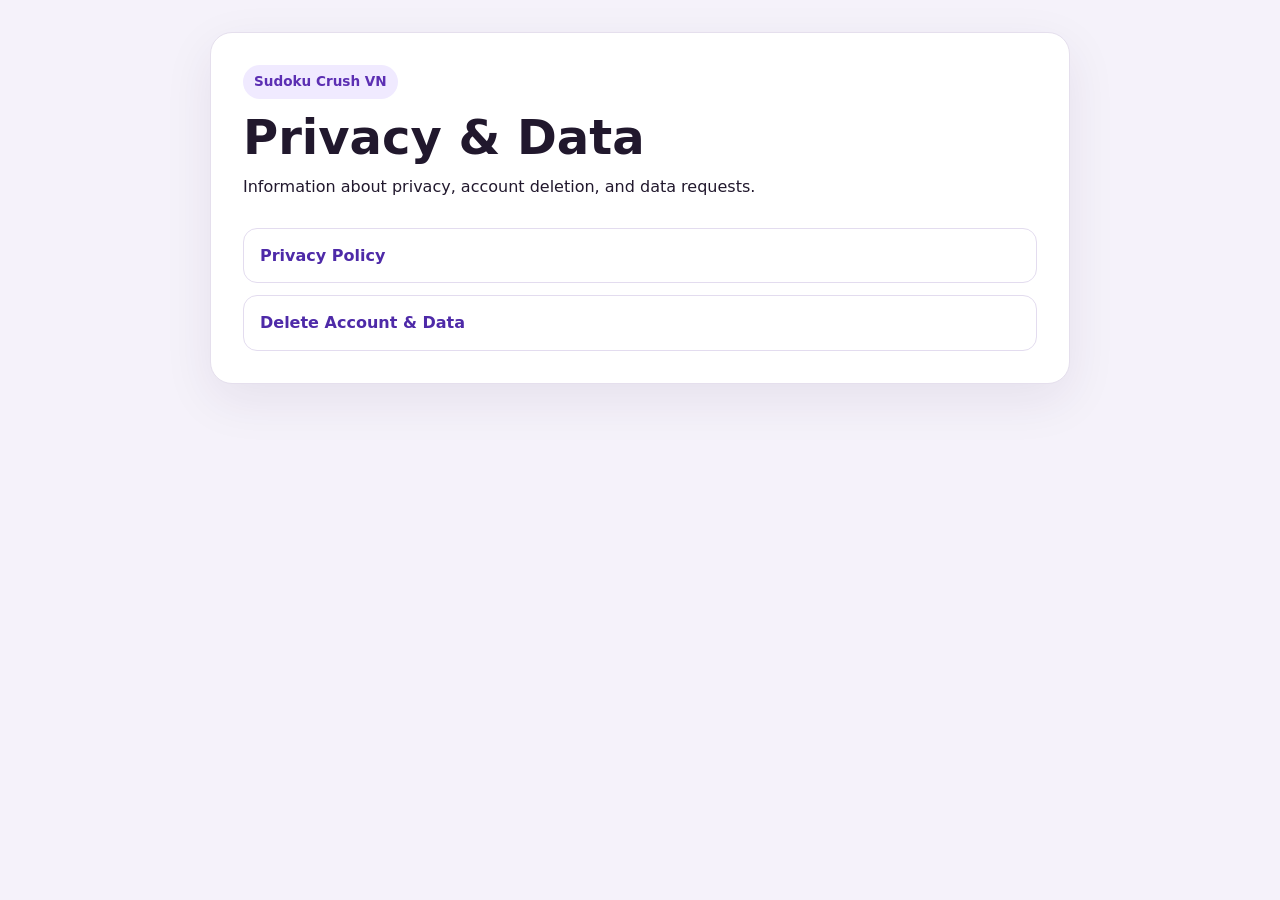
<file: index.html>
<!doctype html>
<html lang="en">
<head>
  <meta charset="utf-8">
  <meta name="viewport" content="width=device-width, initial-scale=1">
  <title>Sudoku Crush VN — Privacy & Data</title>
  <meta name="description" content="Privacy Policy and account/data deletion information for Sudoku Crush VN.">
  <link rel="stylesheet" href="styles.css">
</head>
<body>
  <main class="card">
    <header>
      <div class="badge">Sudoku Crush VN</div>
      <h1>Privacy & Data</h1>
      <p>Information about privacy, account deletion, and data requests.</p>
    </header>
    <nav aria-label="Policies">
      <a href="privacy-policy.html">Privacy Policy</a>
      <a href="delete-account.html">Delete Account & Data</a>
    </nav>
  </main>
</body>
</html>
</file>
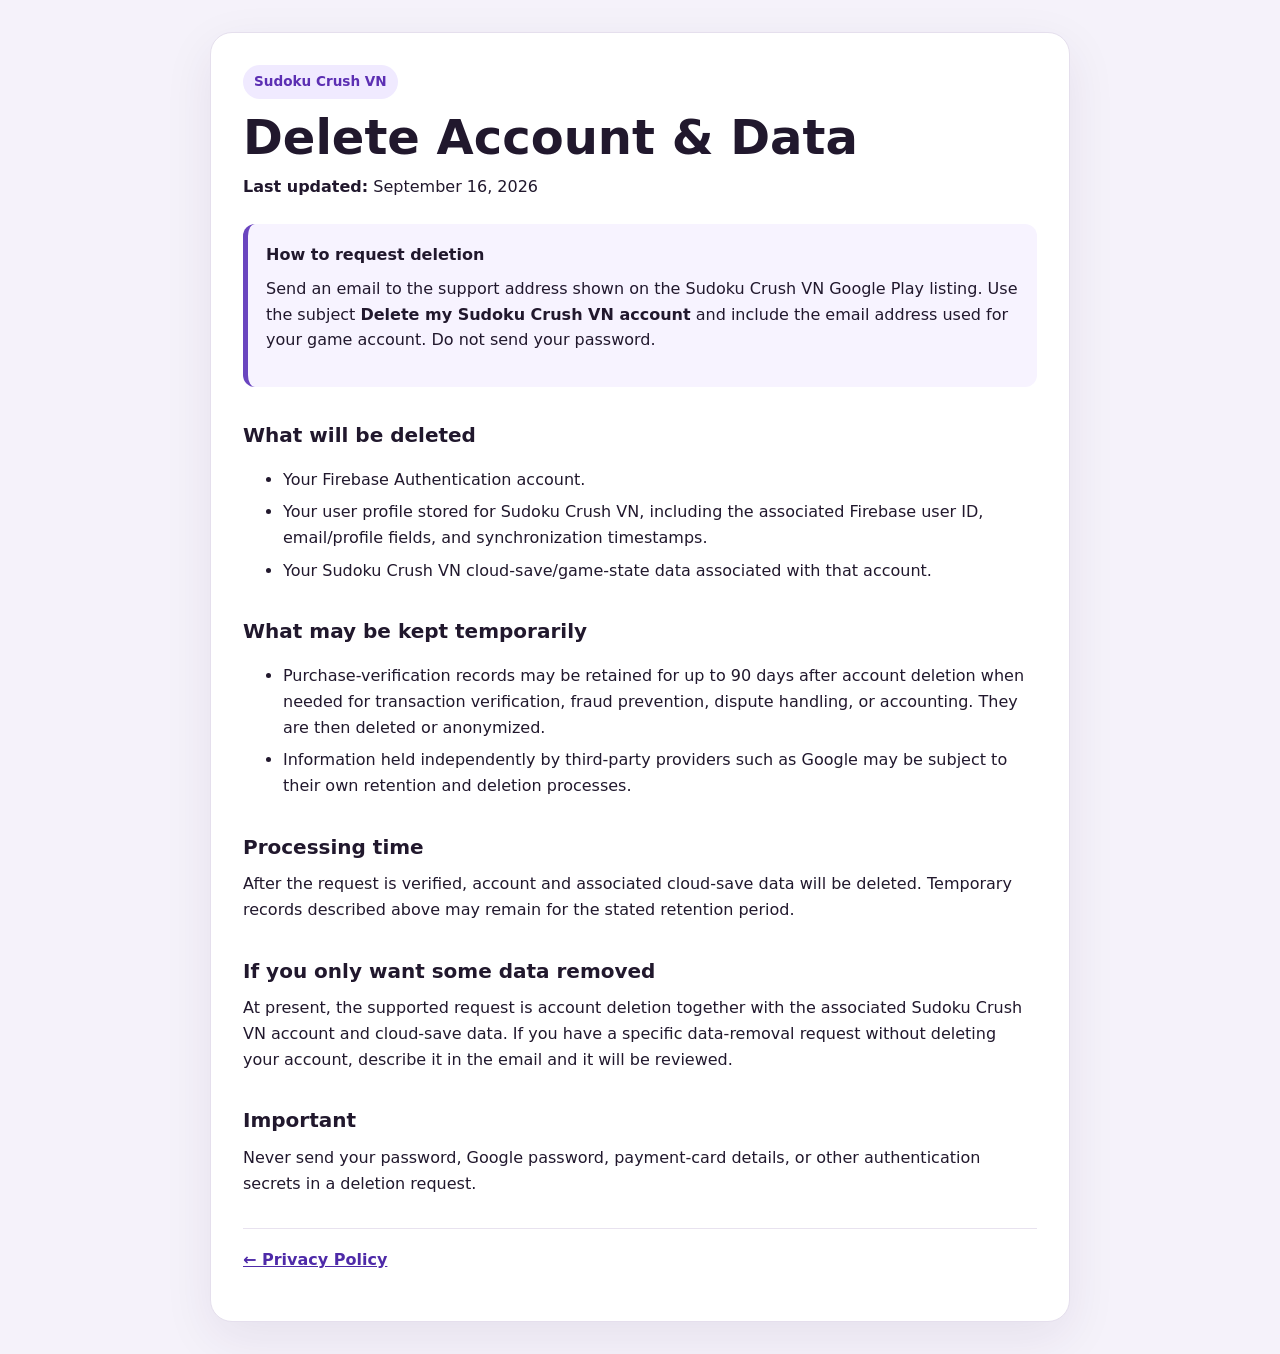
<file: delete-account.html>
<!doctype html>
<html lang="en">
<head>
  <meta charset="utf-8">
  <meta name="viewport" content="width=device-width, initial-scale=1">
  <title>Delete Account & Data — Sudoku Crush VN</title>
  <link rel="stylesheet" href="styles.css">
</head>
<body>
<main class="card policy">
  <div class="badge">Sudoku Crush VN</div>
  <h1>Delete Account &amp; Data</h1>
  <p><strong>Last updated:</strong> September 16, 2026</p>

  <div class="notice">
    <strong>How to request deletion</strong>
    <p>Send an email to the support address shown on the Sudoku Crush VN Google Play listing. Use the subject <strong>Delete my Sudoku Crush VN account</strong> and include the email address used for your game account. Do not send your password.</p>
  </div>

  <h2>What will be deleted</h2>
  <ul>
    <li>Your Firebase Authentication account.</li>
    <li>Your user profile stored for Sudoku Crush VN, including the associated Firebase user ID, email/profile fields, and synchronization timestamps.</li>
    <li>Your Sudoku Crush VN cloud-save/game-state data associated with that account.</li>
  </ul>

  <h2>What may be kept temporarily</h2>
  <ul>
    <li>Purchase-verification records may be retained for up to 90 days after account deletion when needed for transaction verification, fraud prevention, dispute handling, or accounting. They are then deleted or anonymized.</li>
    <li>Information held independently by third-party providers such as Google may be subject to their own retention and deletion processes.</li>
  </ul>

  <h2>Processing time</h2>
  <p>After the request is verified, account and associated cloud-save data will be deleted. Temporary records described above may remain for the stated retention period.</p>

  <h2>If you only want some data removed</h2>
  <p>At present, the supported request is account deletion together with the associated Sudoku Crush VN account and cloud-save data. If you have a specific data-removal request without deleting your account, describe it in the email and it will be reviewed.</p>

  <h2>Important</h2>
  <p>Never send your password, Google password, payment-card details, or other authentication secrets in a deletion request.</p>

  <p class="back"><a href="privacy-policy.html">← Privacy Policy</a></p>
</main>
</body>
</html>
</file>
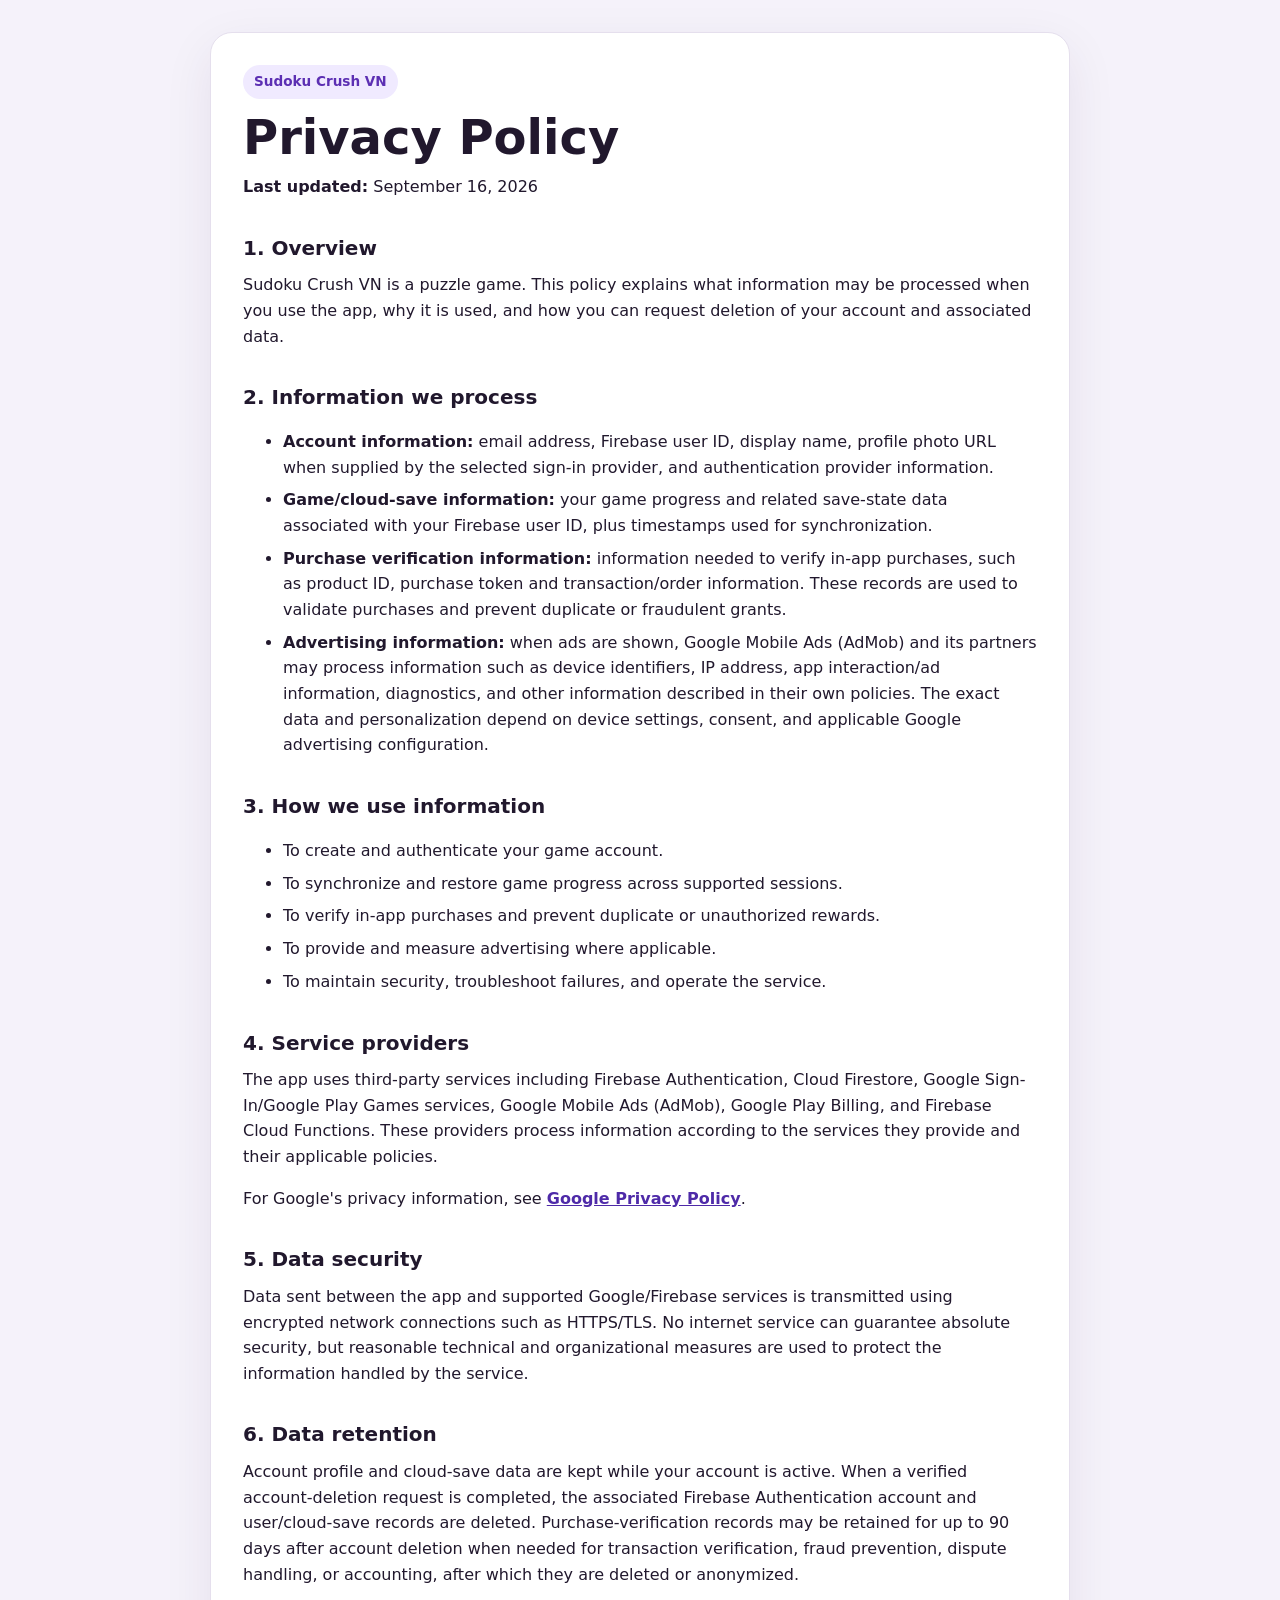
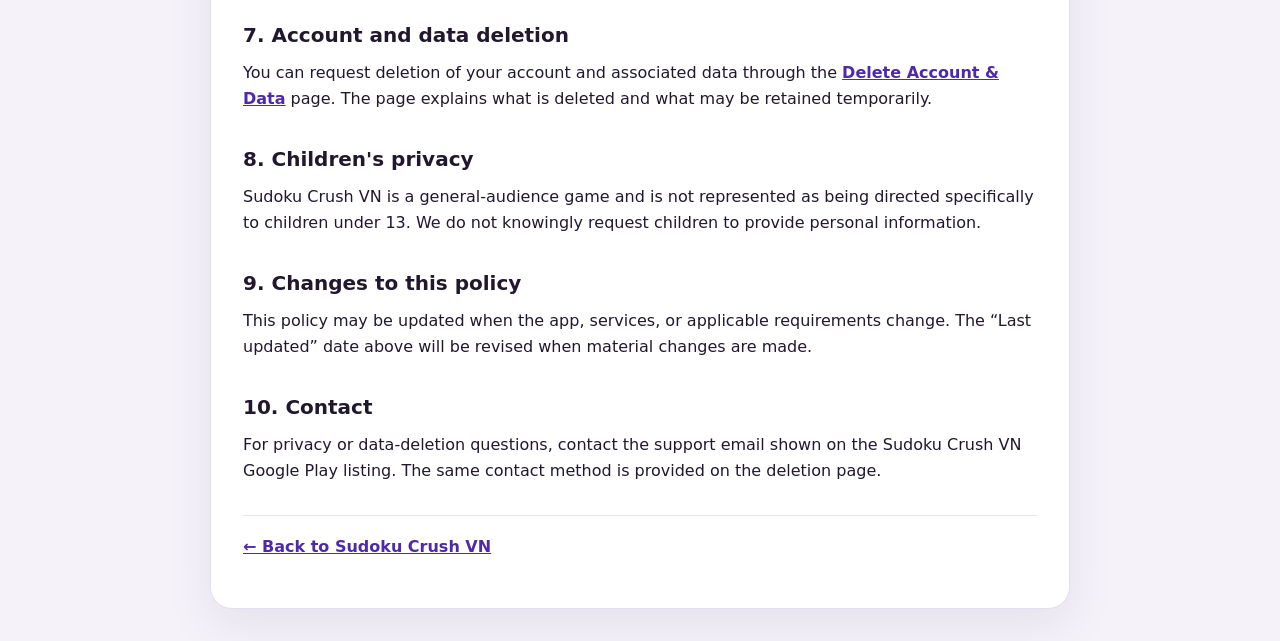
<file: privacy-policy.html>
<!doctype html>
<html lang="en">
<head>
  <meta charset="utf-8">
  <meta name="viewport" content="width=device-width, initial-scale=1">
  <title>Privacy Policy — Sudoku Crush VN</title>
  <link rel="stylesheet" href="styles.css">
</head>
<body>
<main class="card policy">
  <div class="badge">Sudoku Crush VN</div>
  <h1>Privacy Policy</h1>
  <p><strong>Last updated:</strong> September 16, 2026</p>

  <h2>1. Overview</h2>
  <p>Sudoku Crush VN is a puzzle game. This policy explains what information may be processed when you use the app, why it is used, and how you can request deletion of your account and associated data.</p>

  <h2>2. Information we process</h2>
  <ul>
    <li><strong>Account information:</strong> email address, Firebase user ID, display name, profile photo URL when supplied by the selected sign-in provider, and authentication provider information.</li>
    <li><strong>Game/cloud-save information:</strong> your game progress and related save-state data associated with your Firebase user ID, plus timestamps used for synchronization.</li>
    <li><strong>Purchase verification information:</strong> information needed to verify in-app purchases, such as product ID, purchase token and transaction/order information. These records are used to validate purchases and prevent duplicate or fraudulent grants.</li>
    <li><strong>Advertising information:</strong> when ads are shown, Google Mobile Ads (AdMob) and its partners may process information such as device identifiers, IP address, app interaction/ad information, diagnostics, and other information described in their own policies. The exact data and personalization depend on device settings, consent, and applicable Google advertising configuration.</li>
  </ul>

  <h2>3. How we use information</h2>
  <ul>
    <li>To create and authenticate your game account.</li>
    <li>To synchronize and restore game progress across supported sessions.</li>
    <li>To verify in-app purchases and prevent duplicate or unauthorized rewards.</li>
    <li>To provide and measure advertising where applicable.</li>
    <li>To maintain security, troubleshoot failures, and operate the service.</li>
  </ul>

  <h2>4. Service providers</h2>
  <p>The app uses third-party services including Firebase Authentication, Cloud Firestore, Google Sign-In/Google Play Games services, Google Mobile Ads (AdMob), Google Play Billing, and Firebase Cloud Functions. These providers process information according to the services they provide and their applicable policies.</p>
  <p>For Google's privacy information, see <a href="https://policies.google.com/privacy">Google Privacy Policy</a>.</p>

  <h2>5. Data security</h2>
  <p>Data sent between the app and supported Google/Firebase services is transmitted using encrypted network connections such as HTTPS/TLS. No internet service can guarantee absolute security, but reasonable technical and organizational measures are used to protect the information handled by the service.</p>

  <h2>6. Data retention</h2>
  <p>Account profile and cloud-save data are kept while your account is active. When a verified account-deletion request is completed, the associated Firebase Authentication account and user/cloud-save records are deleted. Purchase-verification records may be retained for up to 90 days after account deletion when needed for transaction verification, fraud prevention, dispute handling, or accounting, after which they are deleted or anonymized.</p>

  <h2>7. Account and data deletion</h2>
  <p>You can request deletion of your account and associated data through the <a href="delete-account.html">Delete Account &amp; Data</a> page. The page explains what is deleted and what may be retained temporarily.</p>

  <h2>8. Children's privacy</h2>
  <p>Sudoku Crush VN is a general-audience game and is not represented as being directed specifically to children under 13. We do not knowingly request children to provide personal information.</p>

  <h2>9. Changes to this policy</h2>
  <p>This policy may be updated when the app, services, or applicable requirements change. The “Last updated” date above will be revised when material changes are made.</p>

  <h2>10. Contact</h2>
  <p>For privacy or data-deletion questions, contact the support email shown on the Sudoku Crush VN Google Play listing. The same contact method is provided on the deletion page.</p>

  <p class="back"><a href="index.html">← Back to Sudoku Crush VN</a></p>
</main>
</body>
</html>
</file>
<file: styles.css>
:root{font-family:Inter,system-ui,-apple-system,BlinkMacSystemFont,"Segoe UI",sans-serif;color:#21182d;background:#f5f2fa;line-height:1.6}
*{box-sizing:border-box}
body{margin:0;padding:32px 16px}
.card{max-width:860px;margin:0 auto;background:#fff;border:1px solid #e5dfed;border-radius:22px;padding:32px;box-shadow:0 16px 50px rgba(45,28,80,.08)}
.badge{display:inline-block;padding:6px 11px;border-radius:999px;background:#f0eaff;color:#5c2fb3;font-weight:800;font-size:.85rem}
h1{font-size:clamp(2rem,5vw,3rem);line-height:1.15;margin:.7rem 0 .4rem}
h2{font-size:1.25rem;margin:2rem 0 .55rem}
p{margin:.55rem 0 1rem}li{margin:.45rem 0}
nav{display:grid;gap:12px;margin-top:28px}
a{color:#4e2aa8;font-weight:700}
nav a{display:block;padding:14px 16px;border:1px solid #e3dcef;border-radius:14px;text-decoration:none}
.notice{margin:24px 0;padding:18px;border-left:5px solid #6a45bf;background:#f7f3ff;border-radius:12px}
.back{margin-top:32px;padding-top:18px;border-top:1px solid #e8e2ef}
@media(max-width:600px){body{padding:12px}.card{padding:22px;border-radius:16px}}
</file>
